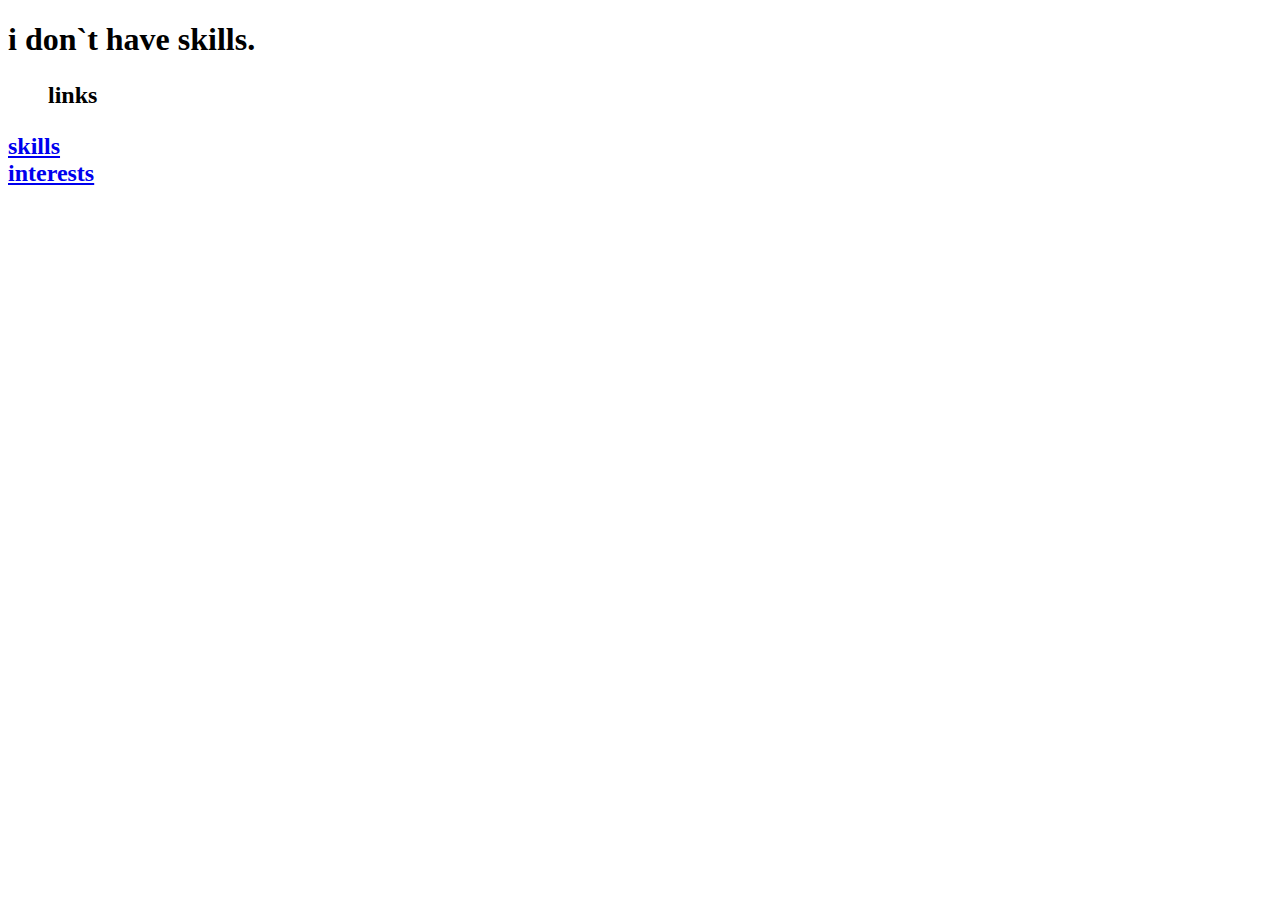
<file: index.html>
<!DOCTYPE html>
<html>
<head>
    <meta charset="UTF-8" />
    <title>Collins</title>
</head>
<body>
    <h1>
        i don`t have skills.
    </h1>
    <h2>
        <ul>links</ul>
        <li><a href="skill.html">skills</a></li>
        <li><a href="interests.html">interests</a></li>
    </h2>
</body>
</html>
</file>
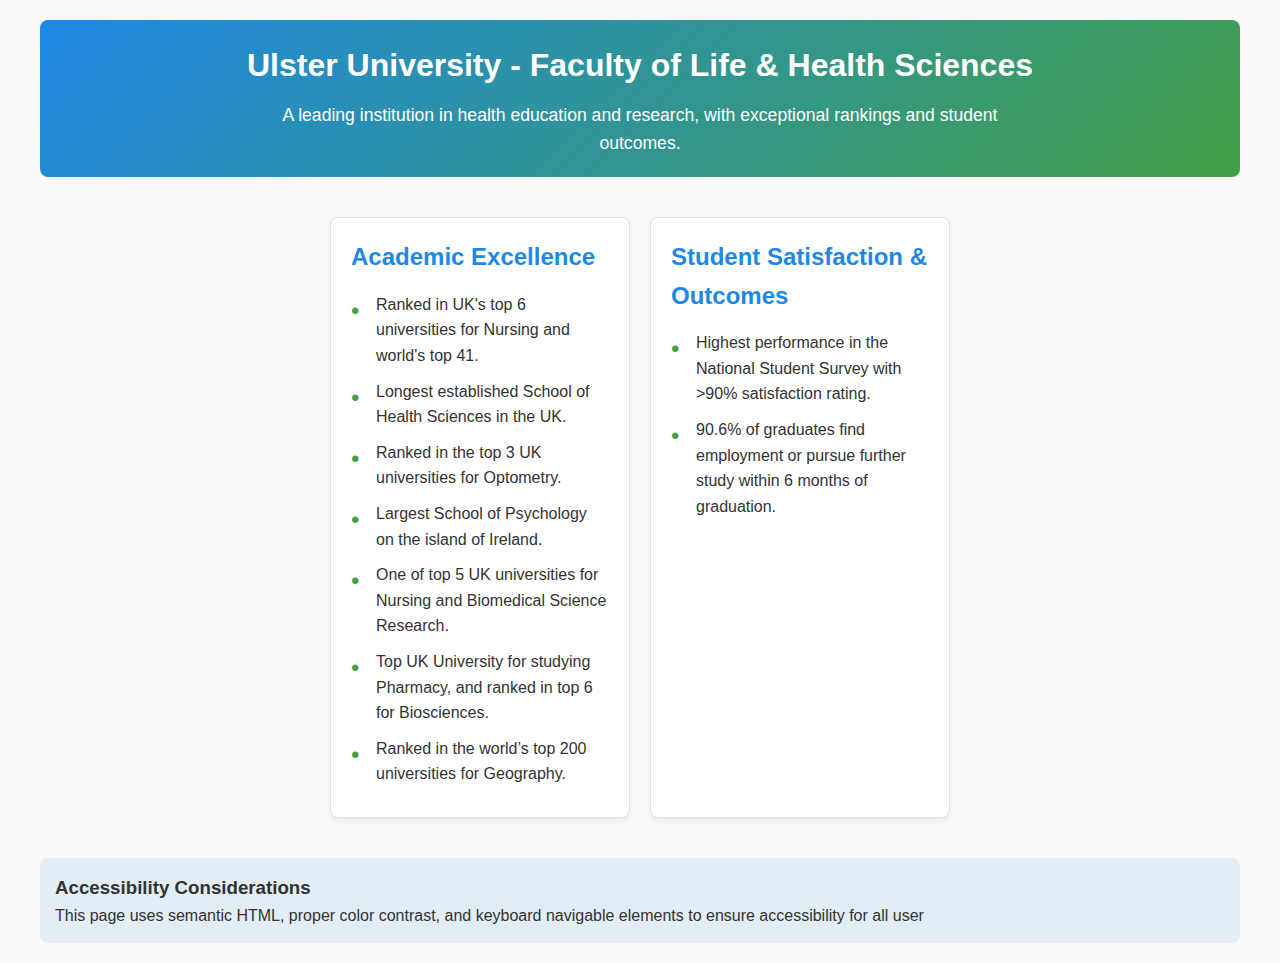
<file: 2025.9.18.html>
<!DOCTYPE html>
<html lang="en">
<head>
    <meta charset="UTF-8">
    <meta name="viewport" content="width=device-width, initial-scale=1.0">
    <title>Ulster University Life & Health Sciences</title>
    <style>
        :root {
            --primary: #1E88E5;
            --secondary: #43A047;
            --text: #333;
            --bg: #f9f9f9;
            --card-bg: #fff;
            --border: #e0e0e0;
        }

        * {
            margin: 0;
            padding: 0;
            box-sizing: border-box;
            font-family: 'Segoe UI', Tahoma, Geneva, Verdana, sans-serif;
        }

        body {
            background-color: var(--bg);
            color: var(--text);
            line-height: 1.6;
            padding: 20px;
        }

        .container {
            max-width: 1200px;
            margin: 0 auto;
        }

        header {
            text-align: center;
            margin-bottom: 40px;
            padding: 20px;
            background: linear-gradient(135deg, var(--primary), var(--secondary));
            color: white;
            border-radius: 8px;
        }

        h1 {
            font-size: 2rem;
            margin-bottom: 10px;
        }

        .intro {
            font-size: 1.1rem;
            max-width: 800px;
            margin: 0 auto;
        }

        .info-cards {
            display: flex;
            flex-wrap: wrap;
            gap: 20px;
            justify-content: center;
        }

        .card {
            background-color: var(--card-bg);
            border: 1px solid var(--border);
            border-radius: 8px;
            padding: 20px;
            width: 300px;
            box-shadow: 0 4px 6px rgba(0, 0, 0, 0.05);
            transition: transform 0.3s ease;
        }

        .card:hover {
            transform: translateY(-5px);
            box-shadow: 0 8px 12px rgba(0, 0, 0, 0.1);
        }

        .card h2 {
            color: var(--primary);
            margin-bottom: 15px;
            font-size: 1.5rem;
        }

        .card ul {
            list-style-type: none;
        }

        .card li {
            margin-bottom: 10px;
            padding-left: 25px;
            position: relative;
        }

        .card li::before {
            content: "•";
            color: var(--secondary);
            font-size: 1.5rem;
            position: absolute;
            left: 0;
        }

        .accessibility-note {
            margin-top: 40px;
            padding: 15px;
            background-color: rgba(30, 136, 229, 0.1);
            border-radius: 8px;
        }

        @media (max-width: 768px) {
            .card {
                width: 100%;
            }

            h1 {
                font-size: 1.5rem;
            }
        }
    </style>
</head>
<body>
    <div class="container">
        <header>
            <h1>Ulster University - Faculty of Life & Health Sciences</h1>
            <p class="intro">A leading institution in health education and research, with exceptional rankings and student outcomes.</p>
        </header>

        <div class="info-cards">
            <div class="card">
                <h2>Academic Excellence</h2>
                <ul>
                    <li>Ranked in UK's top 6 universities for Nursing and world's top 41.</li>
                    <li>Longest established School of Health Sciences in the UK.</li>
                    <li>Ranked in the top 3 UK universities for Optometry.</li>
                    <li>Largest School of Psychology on the island of Ireland.</li>
                    <li>One of top 5 UK universities for Nursing and Biomedical Science Research.</li>
                    <li>Top UK University for studying Pharmacy, and ranked in top 6 for Biosciences.</li>
                    <li>Ranked in the world’s top 200 universities for Geography.</li>
                </ul>
            </div>

            <div class="card">
                <h2>Student Satisfaction & Outcomes</h2>
                <ul>
                    <li>Highest performance in the National Student Survey with >90% satisfaction rating.</li>
                    <li>90.6% of graduates find employment or pursue further study within 6 months of graduation.</li>
                </ul>
            </div>
        </div>

        <div class="accessibility-note">
            <h3>Accessibility Considerations</h3>
            <p>This page uses semantic HTML, proper color contrast, and keyboard navigable elements to ensure accessibility for all user
</file>
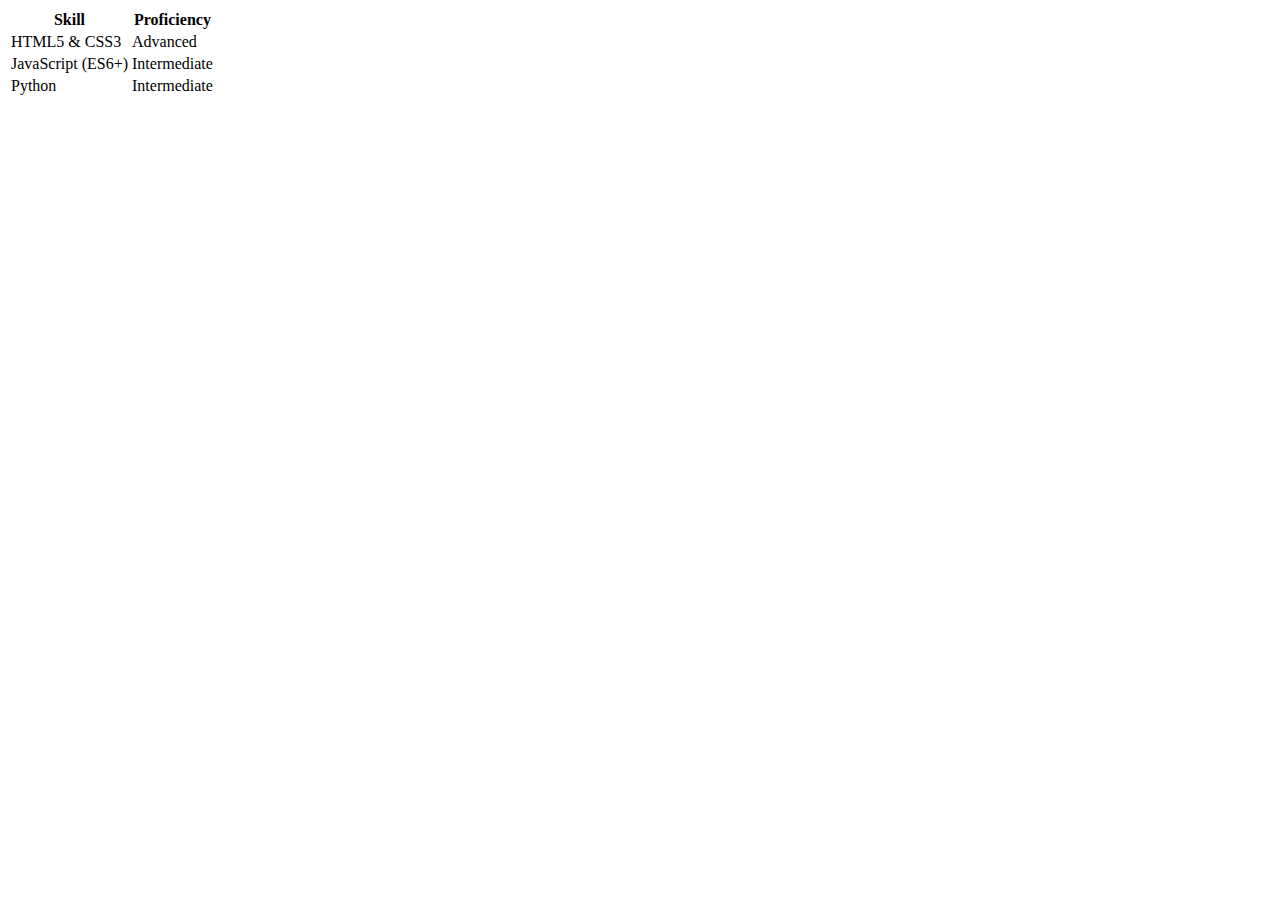
<file: skill.html>
<!DOCTYPE html>
<html>
<head>
    <meta charset="UTF-8" />
    <title>Collins skills</title>
</head>
<body>
   
  <table>
    <thead>
      <tr>
        <th>Skill</th>
        <th>Proficiency</th>
      </tr>
    </thead>
    <tbody>
      <tr>
        <td>HTML5 & CSS3</td>
        <td>Advanced</td>
      </tr>
      <tr>
        <td>JavaScript (ES6+)</td>
        <td>Intermediate</td>
      </tr>
      <tr>
        <td>Python</td>
        <td>Intermediate</td>
      </tr>
    </tbody>
  </table>
</body>
</html>
</file>
